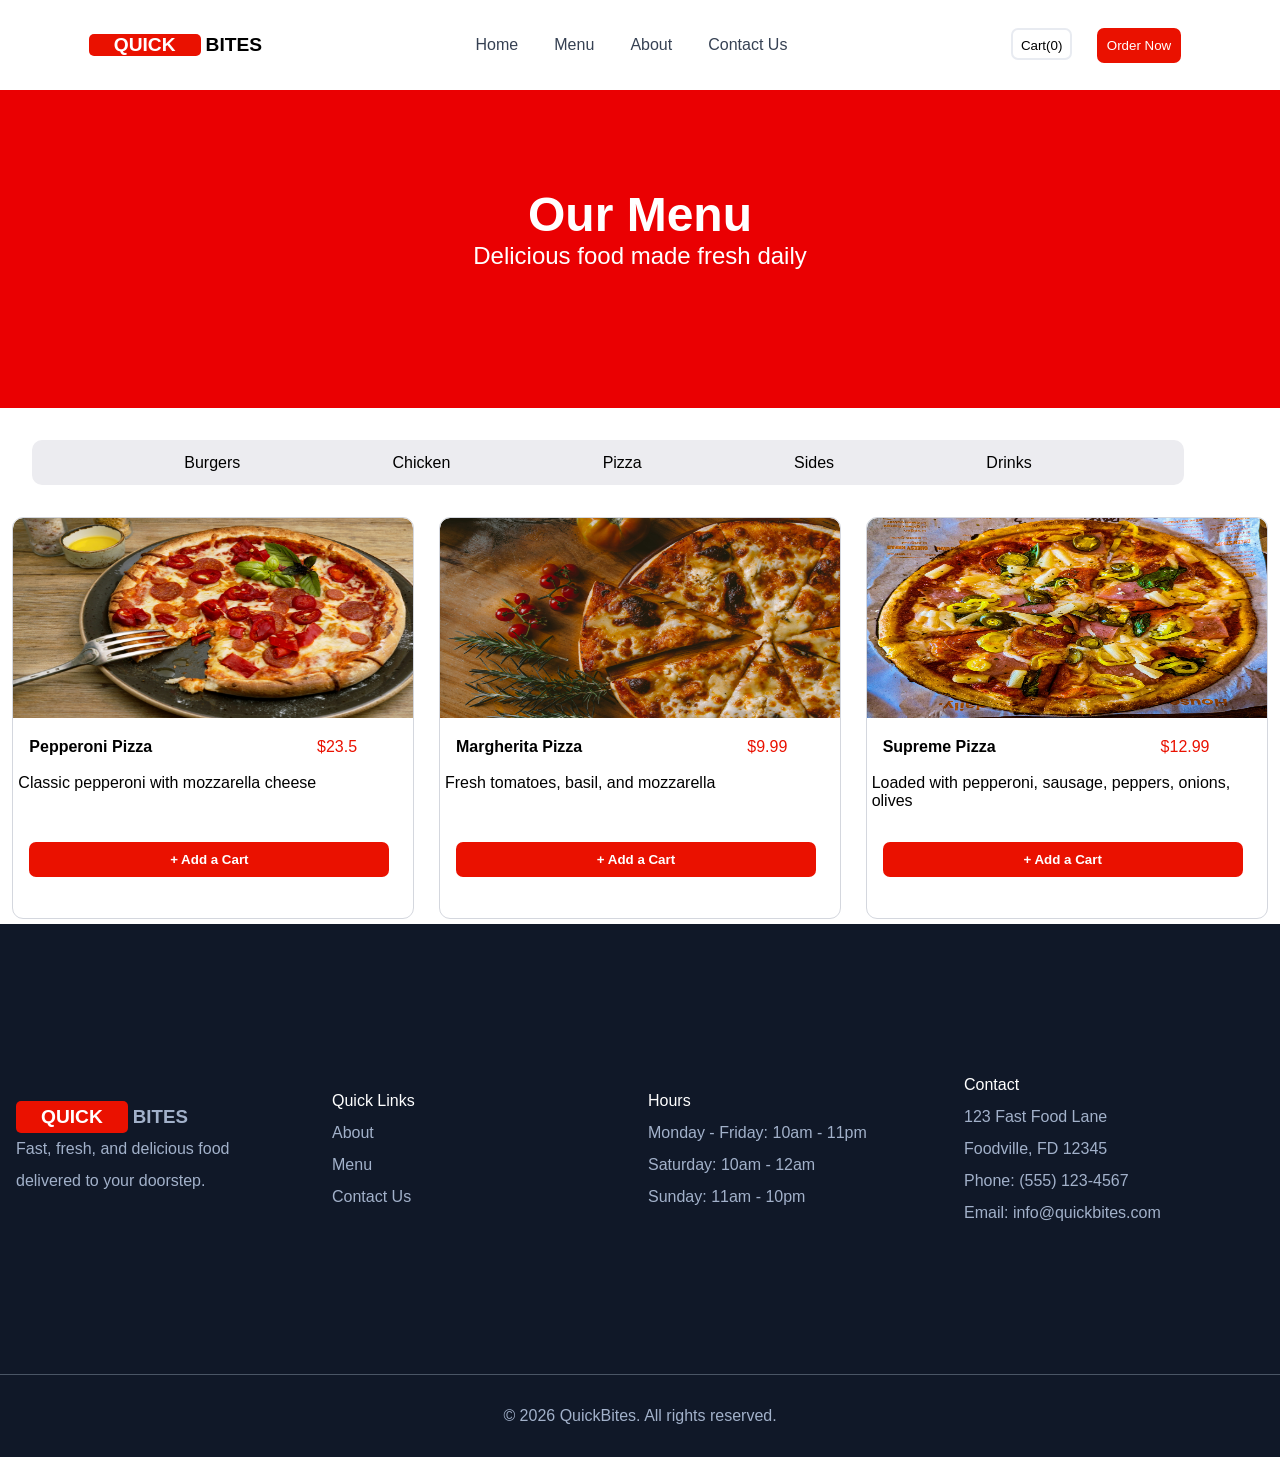
<file: pizza.html>
<!DOCTYPE html>
<html lang="en">
<head>
    <meta charset="UTF-8">
    <meta name="viewport" content="width=device-width, initial-scale=1.0">
    <title>Document</title>
    <link rel="stylesheet" href="menu.css">
</head>
<body>
     <header class="header">
        <div class="title">
            <button id="title1">QUICK</button>
            <h1 id="title2">BITES</h1>
        </div>
        <div class="nav">
            <a href="index.html">Home</a>
             <a href="menu.html">Menu</a>
            <a href="about.html">About</a>

            <a href="contact.html">Contact Us</a>
        </div>
        <div>
            <button id="btn1"><i class="fas fa-shopping-cart"></i> Cart(0)</button>
            <button id="btn2"> Order Now</button>
        </div>
    </header>
    <div class="main">
        <h1>Our Menu</h1>
        <p>Delicious food made fresh daily</p>
       </div>
       <div class="navigation">
        <a href="burgers.html" >Burgers</a>
        <a href="chicken.html">Chicken</a>
        <a href="pizza.html">Pizza</a>
        <a href="sides.html">Sides</a>
        <a href="drink.html">Drinks</a>
       </div>
              <div class="burgers">
            <div class="parent">
                <div class="child1">
                    <img src="pizza1.jpg" alt="">
                </div>
                <div class="child2">
                    <h4>Pepperoni Pizza</h4>
                    <p>$23.5</p>
                </div>
                <br>
                 <p> Classic pepperoni with mozzarella cheese</p>
                 <br>
                <button class="btn"> + Add a Cart</button>
            </div>
            <div class="parent">
                <div class="child1">
                    <img src="pizza2.jpg" alt="">
                </div>
                <div class="child2">
                    <h4>Margherita Pizza</h4>
                    <p>$9.99</p>
                </div>
                <br>
                <p> Fresh tomatoes, basil, and mozzarella </p>
                <br>
                <button class="btn"> + Add a Cart</button>

            </div>
            <div class="parent">
                <div class="child1">
                    <img src="pizza3.jpg" alt="">
                </div>
                <div class="child2">
                    <h4> Supreme Pizza</h4>
                    <p>$12.99</p>
                </div>
                <br> 
                <p> Loaded with pepperoni, sausage, peppers, onions,<br> olives</p>
    
                <button class="btn">+  Add a Cart</button>
            </div>
        </div>
          <div class="container3">
            <div class="one">
                <div class="title">
                    <button id="title1">QUICK</button>
                    <h3 >BITES</h3>
                </div>

                <p>Fast, fresh, and delicious food <br>delivered to your doorstep.</p>
            </div>
            <div class="one">
                <h4> Quick Links</h4>
                <a href="about.html">About</a>
                <a href="menu.html">Menu</a>
                <a href="contact.html">Contact Us</a>
            </div>
            <div class="one">
                <h4>Hours</h4>
                <p>Monday - Friday: 10am - 11pm</p>
                <p>Saturday: 10am - 12am</p>
                <p>Sunday: 11am - 10pm</p>
            </div>
            <div class="one">
                <h4>Contact</h4>
                <p>123 Fast Food Lane</p>
                <p>Foodville, FD 12345</p>
                <p>Phone: (555) 123-4567</p>
                <p>Email: info@quickbites.com</p>
            </div>
            
        </div>
         <footer>
             © 2026 QuickBites. All rights reserved.   
             </footer>
</body>
</html>
</file>
<file: menu.css>
* {
    padding: 0%;
    margin: 0%;
    font-family: 'Segoe UI', Tahoma, Geneva, Verdana, sans-serif;
}

html,
body {
    height: 100%;
    width: 100%;
}

.header {
    height: 10%;
    width: 100%;
    position: fixed;
    background-color: white;
    display: flex;
    justify-content: space-around;
    align-items: center;

}

.nav {
    display: flex;
    justify-content: space-evenly;
    width: 30%;
}

.nav a {
    text-decoration: none;
    gap: 20px;
    color: #364153;
}

.nav a:hover {
    color: #EA1100;
}
.nav a.active{
    color: #EA1100;
}
.title {
    display: flex;
    gap: 5px;
}

#title1 {
    background-color: #EA1100;
    color: white;
    padding-left: 25px;
    padding-right: 25px;
    border: none;
    border-radius: 5px;
    font-size: larger;
    font-weight: 900;
}

#title2 {
    color: black;
    text-align: center;
    font-weight: bolder;
    font-size: larger;
    font-family: Verdana, Geneva, Tahoma, sans-serif;

}

#btn1 {
    padding: 8px;
    padding-bottom: 5px;
    margin: 10px;
    border-radius: 7px;
    border: 2px solid #e8ebf1;
    background-color: white;
}

#btn1:hover {
    background-color: #e4e7ec;
}

#btn2 {
    padding: 10px;
    border-radius: 7px;
    margin: 10px;
    color: white;
    border: none;
    background-color: #EA1100;
}

#btn2:hover {
    background-color: #ce2216;

}

.main {
    height: 40%;
    width: 100%;
    background-color: #EA0002;
    color: white;
    display: flex;
    flex-direction: column;
    align-items: center;
    justify-content: center;
    font-size: 1.5rem;
    font-weight: 300;
    padding-top: 3rem;
}

.main h1 {
    font-size: 3rem;
    font-weight: 600;
}

.navigation {
    height: 5%;
    width: 90%;
    display: flex;
    justify-content: space-evenly;
    align-items: center;
    background-color: #ECECF0;
    margin: 2rem;
    border-radius: 10px;
}

.navigation a {
    text-decoration: none;
    color: black;

}

.navigation a:hover {
    padding: 4px 60px;
    border-radius: 25px;
    background: white;
}

.container1 {
    height: 90%;
    width: 100%;
}

.parent {
    height: 400px;
    width: 400px;
    border: 1px solid #d4d7de;
    border-radius: 11px;
    margin-bottom: 5px;

}

.parent p {
    padding-left: 5px;
}

.child1 {
    overflow: hidden;
    border-top-left-radius: 10px;
    border-top-right-radius: 10px;

}

.child1 img {
    height: 200px;
    width: 400px;
    border-top-left-radius: 10px;
    border-top-right-radius: 10px;

}

.child1 img:hover {
    /* opacity: 0.7; */
    /* transition: 0.3s ease; */
    transform: scale(1.1);

}

.burgers {
    display: flex;
    justify-content: space-around;
}

.child2 {
    display: flex;
    flex-wrap: wrap;
    gap: 10rem;
    margin-top: 1rem;
    margin-left: 1rem;
 }

.btn {
    margin-left: 1rem;
    margin-top: 2rem;
    width: 90%;
    padding: 10px;
    border-radius: 7px;
    border: none;
    background-color: #EA1100;
    color: white;
    font-weight: 600;
}

.child2 p {
    color: #EA1100;
}

.container3 {
     height: 50%;
    width: 100%;
    background-color: #101828;
    display: flex;
    justify-content: space-evenly;
    align-items: center;
}

.one {
    height: 200px;
    width: 300px;
    /* text-align: center; */
    display: flex;
    flex-direction: column;
    /* align-items: center; */
    justify-content: center;
    line-height: 2rem;
    color: #a2b1ca;
}

.one h4,
h1 {
    color: white;
    font-weight: 500;
}

.one a {
    text-decoration: none;
    color: #a2b1ca;
 }

footer {
    border-top: 1px solid #4A5565;
    background-color: #101828;
    text-align: center;
    color: #a2b1ca;
    padding: 2rem;
}
</file>
